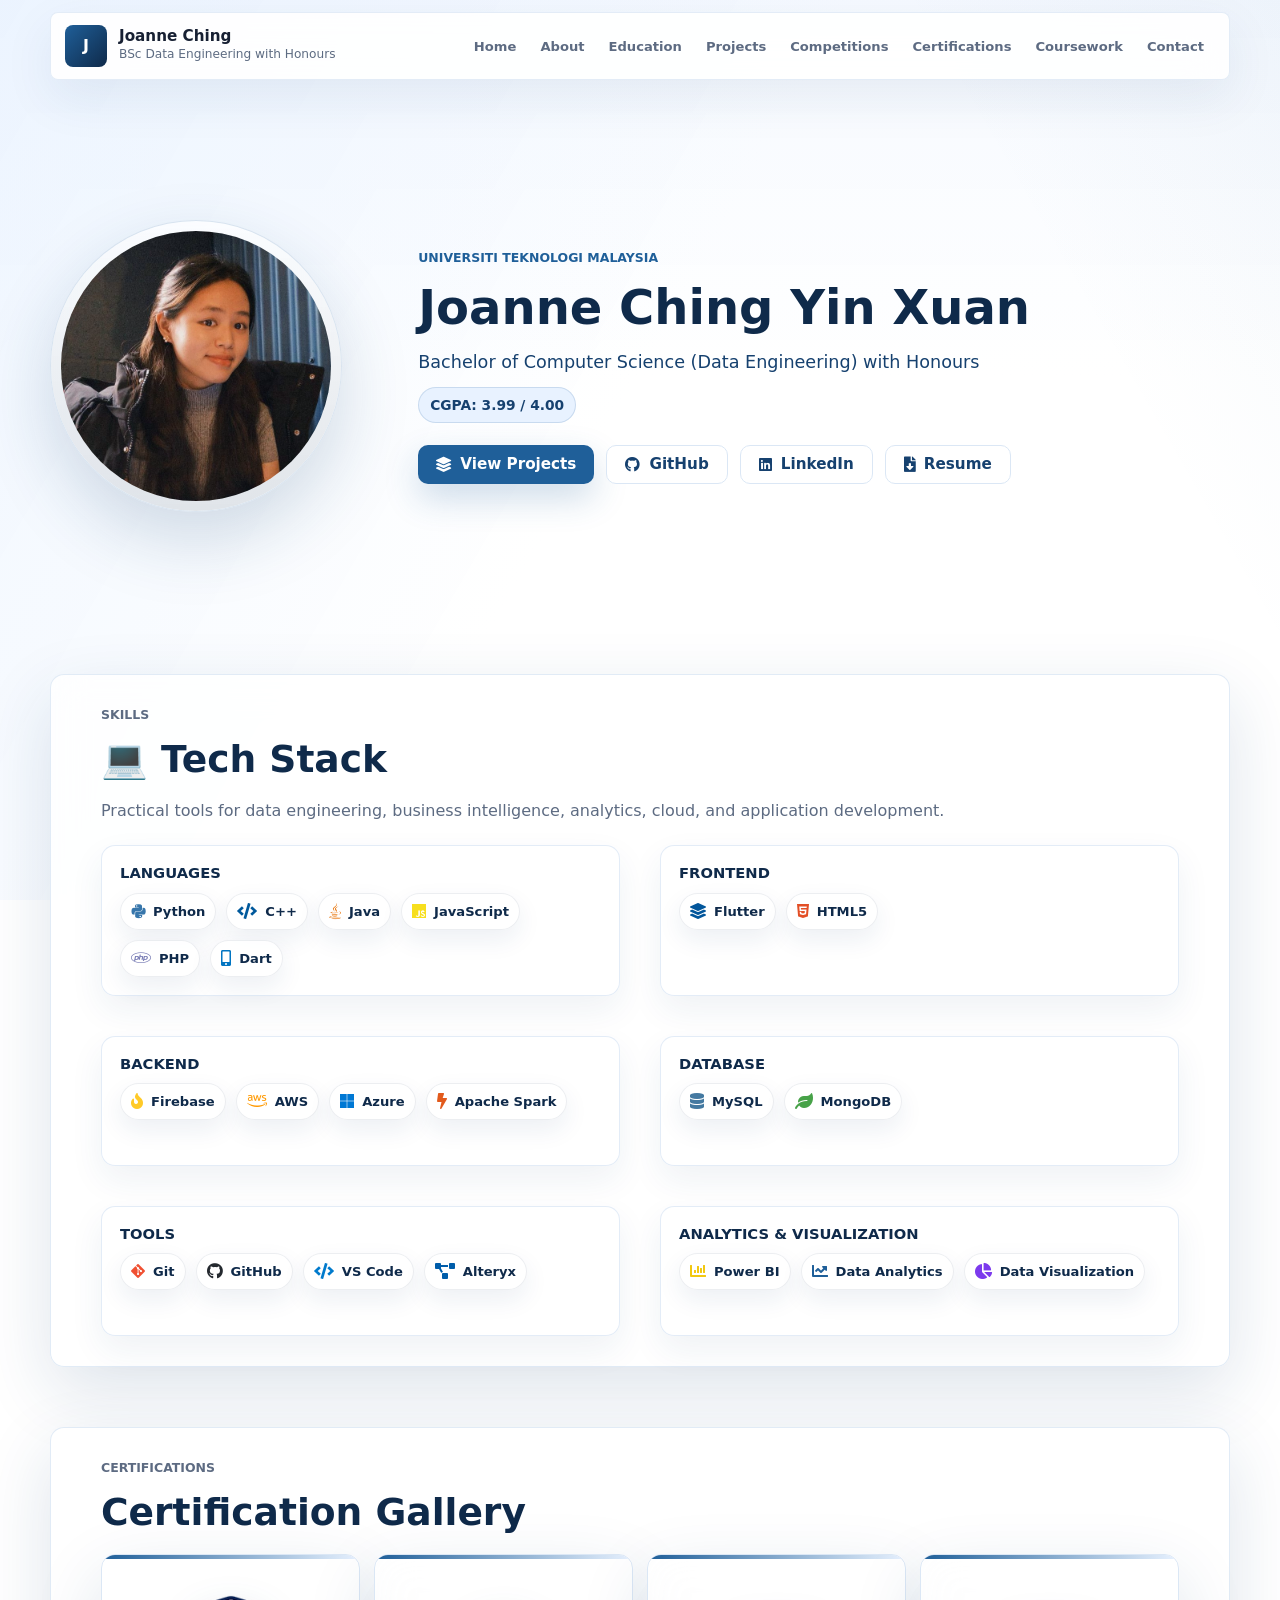
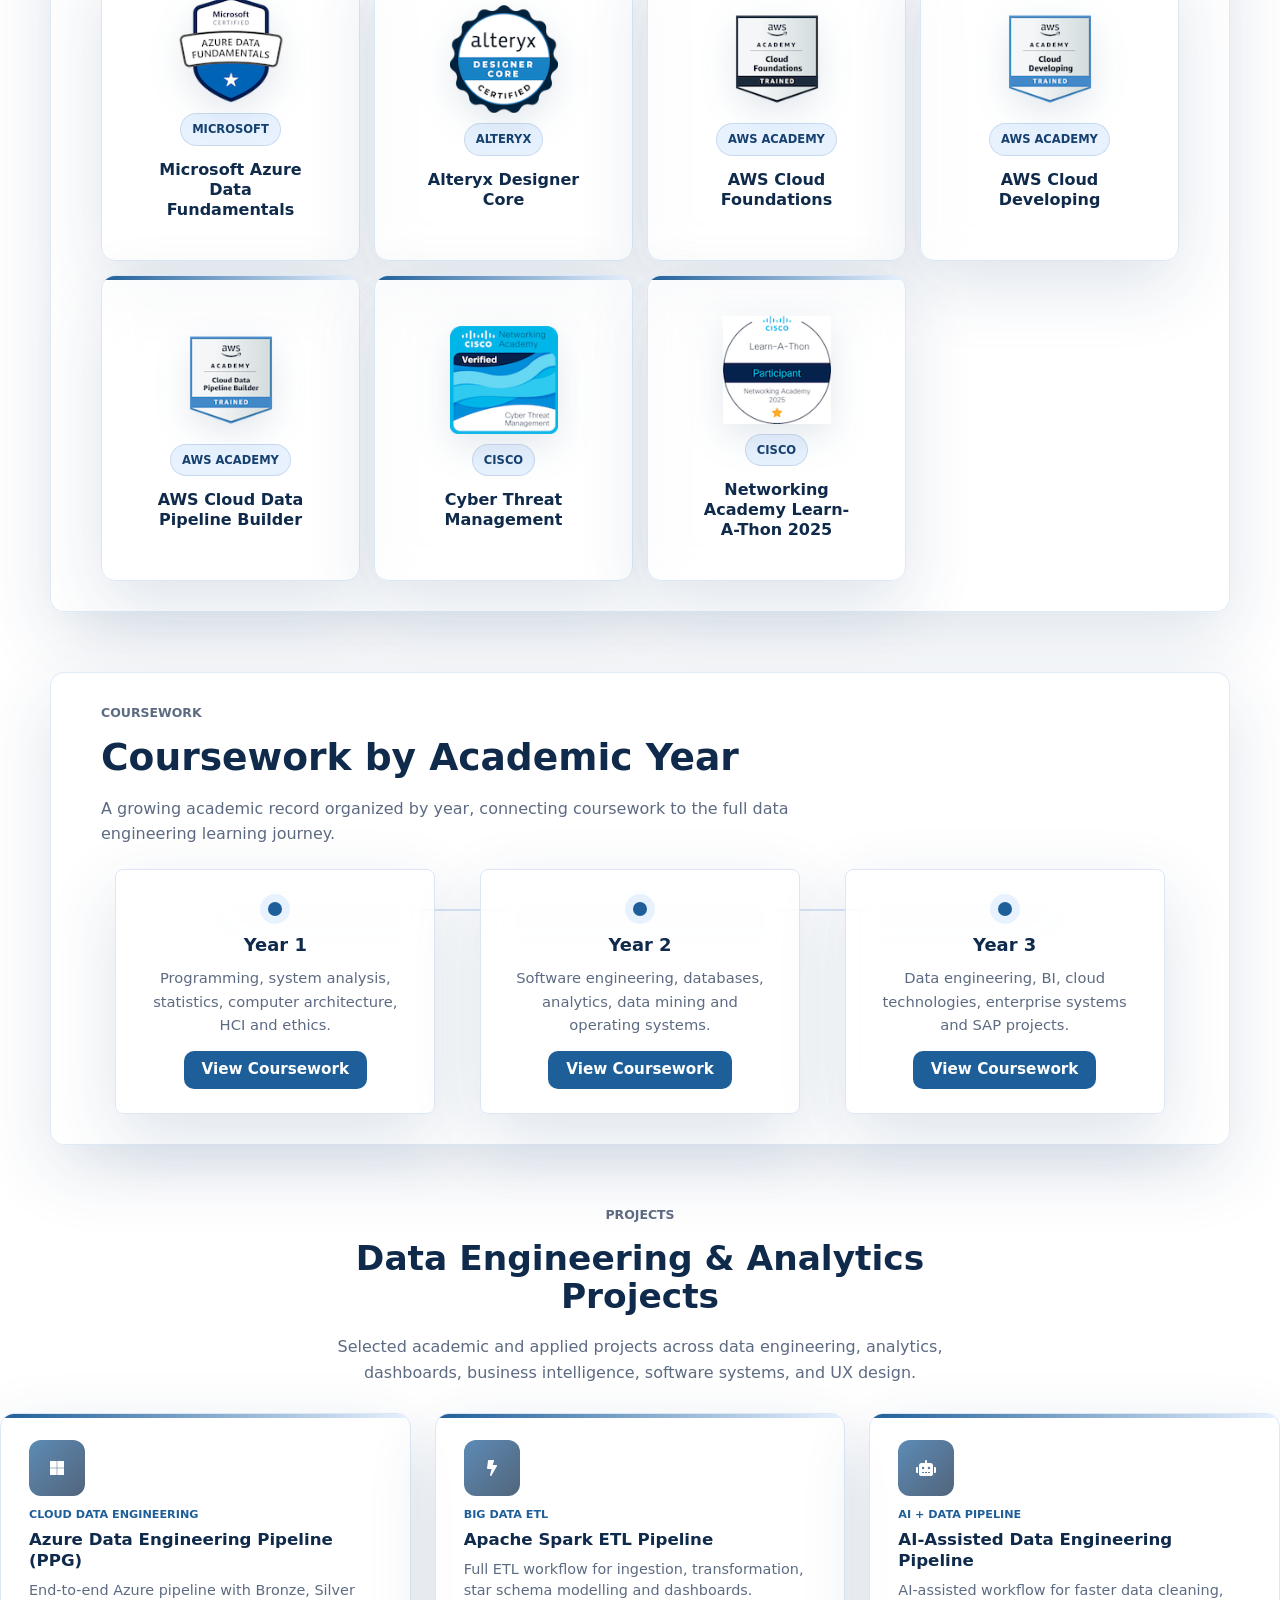
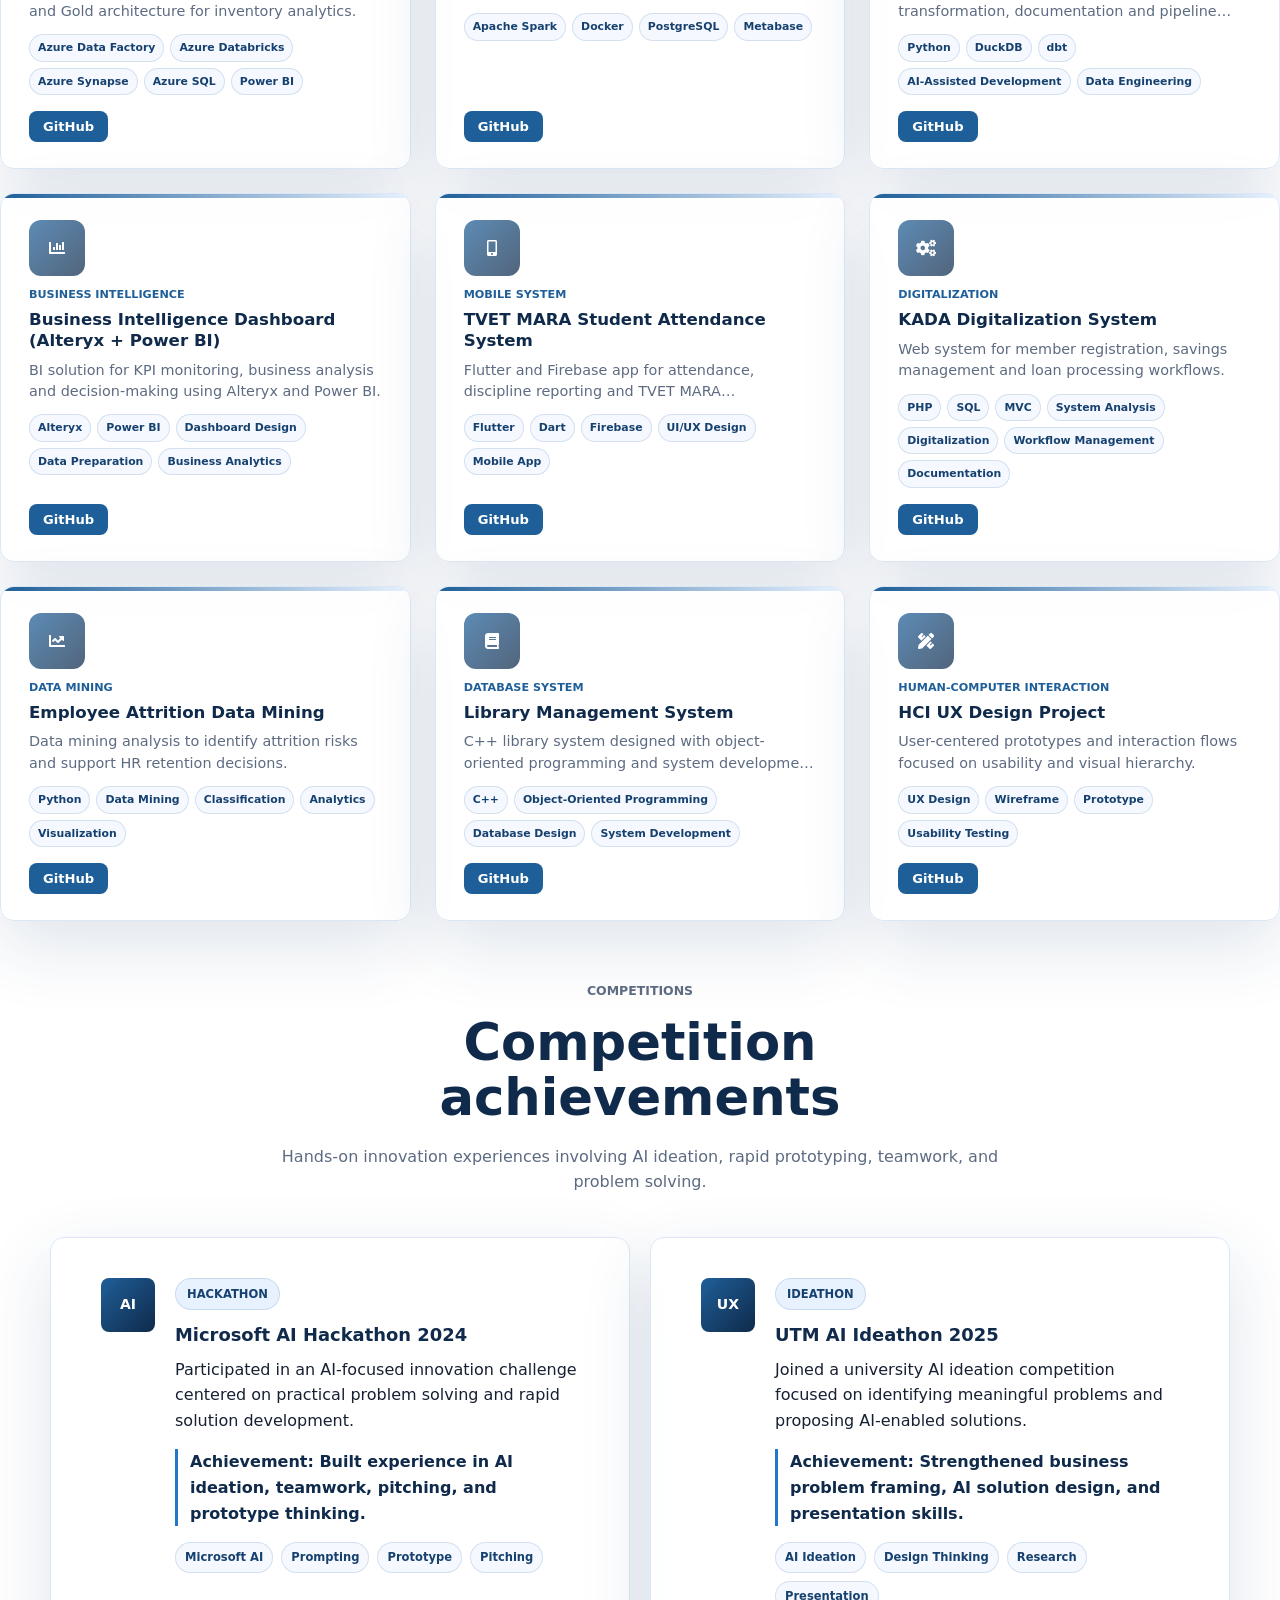
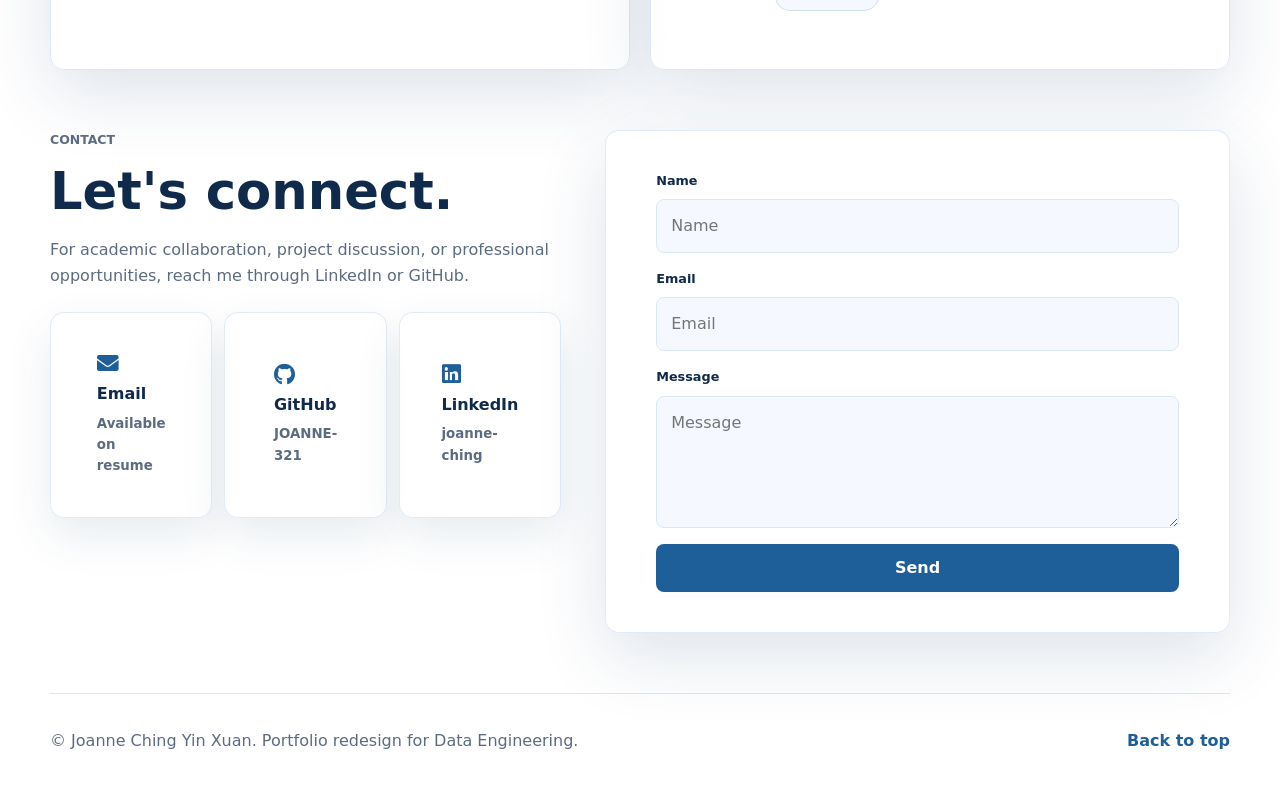
<file: index.html>
<!DOCTYPE HTML>
<html lang="en">
	<head>
		<title>Joanne Ching Yin Xuan | Data Engineering Portfolio</title>
		<meta charset="utf-8" />
		<meta name="viewport" content="width=device-width, initial-scale=1" />
		<meta
			name="description"
			content="Professional portfolio for Joanne Ching Yin Xuan, Bachelor of Computer Science (Data Engineering) with Honours student at Universiti Teknologi Malaysia."
		/>
		<link rel="stylesheet" href="assets/css/fontawesome-all.min.css" />
		<link rel="stylesheet" href="assets/css/portfolio.css" />
	</head>
	<body>
		<div class="scroll-progress" aria-hidden="true"></div>
		<header class="site-header">
			<a class="brand" href="#home" aria-label="Joanne Ching Yin Xuan home">
				<span class="brand-mark">J</span>
				<span>
					<strong>Joanne Ching</strong>
					<small>BSc Data Engineering with Honours</small>
				</span>
			</a>

			<button class="nav-toggle" type="button" aria-label="Open navigation" aria-expanded="false">
				<span></span>
				<span></span>
				<span></span>
			</button>

			<nav class="site-nav" aria-label="Primary navigation">
				<a href="#home">Home</a>
				<a href="#about">About</a>
				<a href="#education">Education</a>
				<a href="#projects">Projects</a>
				<a href="#competitions">Competitions</a>
				<a href="#certifications">Certifications</a>
				<a href="#education">Coursework</a>
				<a href="#contact">Contact</a>
			</nav>
		</header>

		<main>
			<section id="home" class="hero section">
				<div class="hero-photo reveal">
					<img src="assets/images/profile/joanne-ching.jpg" alt="Portrait of Joanne Ching Yin Xuan" />
				</div>
				<div class="hero-content reveal">
					<p class="eyebrow">Universiti Teknologi Malaysia</p>
					<h1>Joanne Ching Yin Xuan</h1>
					<p class="hero-copy">
						Bachelor of Computer Science (Data Engineering) with Honours
					</p>
					<p class="hero-meta">CGPA: 3.99 / 4.00</p>
					<div class="hero-actions">
						<a class="button primary" href="#projects"><i class="fas fa-layer-group"></i>View Projects</a>
						<a class="button secondary" href="https://github.com/JOANNE-321/JOANNE-321"><i class="fab fa-github"></i>GitHub</a>
						<a class="button secondary" href="https://www.linkedin.com/in/joanne-ching-972b8b269/"><i class="fab fa-linkedin"></i>LinkedIn</a>
						<a class="button secondary" href="assets/files/JOANNE-CHING-RESUME.pdf" download><i class="fas fa-file-download"></i>Resume</a>
					</div>
				</div>
			</section>

			<section id="about" class="section panel-section standalone-section reveal">
					<div class="section-heading compact">
						<p class="eyebrow">Skills</p>
						<h2>💻 Tech Stack</h2>
						<p>Practical tools for data engineering, business intelligence, analytics, cloud, and application development.</p>
					</div>
					<div class="tech-stack">
						<div class="tech-category">
							<h3>Languages</h3>
							<div class="badge-row">
								<span class="skill-badge python"><i class="fab fa-python"></i>Python</span>
								<span class="skill-badge cpp"><i class="fas fa-code"></i>C++</span>
								<span class="skill-badge java"><i class="fab fa-java"></i>Java</span>
								<span class="skill-badge js"><i class="fab fa-js"></i>JavaScript</span>
								<span class="skill-badge php"><i class="fab fa-php"></i>PHP</span>
								<span class="skill-badge dart"><i class="fas fa-mobile-alt"></i>Dart</span>
							</div>
						</div>
						<div class="tech-category">
							<h3>Frontend</h3>
							<div class="badge-row">
								<span class="skill-badge flutter"><i class="fas fa-layer-group"></i>Flutter</span>
								<span class="skill-badge html"><i class="fab fa-html5"></i>HTML5</span>
							</div>
						</div>
						<div class="tech-category">
							<h3>Backend</h3>
							<div class="badge-row">
								<span class="skill-badge firebase"><i class="fas fa-fire"></i>Firebase</span>
								<span class="skill-badge aws"><i class="fab fa-aws"></i>AWS</span>
								<span class="skill-badge azure"><i class="fab fa-microsoft"></i>Azure</span>
								<span class="skill-badge spark"><i class="fas fa-bolt"></i>Apache Spark</span>
							</div>
						</div>
						<div class="tech-category">
							<h3>Database</h3>
							<div class="badge-row">
								<span class="skill-badge mysql"><i class="fas fa-database"></i>MySQL</span>
								<span class="skill-badge mongo"><i class="fas fa-leaf"></i>MongoDB</span>
							</div>
						</div>
						<div class="tech-category">
							<h3>Tools</h3>
							<div class="badge-row">
								<span class="skill-badge git"><i class="fab fa-git-alt"></i>Git</span>
								<span class="skill-badge github"><i class="fab fa-github"></i>GitHub</span>
								<span class="skill-badge vscode"><i class="fas fa-code"></i>VS Code</span>
								<span class="skill-badge alteryx"><i class="fas fa-project-diagram"></i>Alteryx</span>
							</div>
						</div>
						<div class="tech-category">
							<h3>Analytics & Visualization</h3>
							<div class="badge-row">
								<span class="skill-badge powerbi"><i class="fas fa-chart-bar"></i>Power BI</span>
								<span class="skill-badge analytics"><i class="fas fa-chart-line"></i>Data Analytics</span>
								<span class="skill-badge visualization"><i class="fas fa-chart-pie"></i>Data Visualization</span>
							</div>
						</div>
					</div>
			</section>

			<section id="certifications" class="section panel-section standalone-section reveal">
					<div class="section-heading compact">
						<p class="eyebrow">Certifications</p>
						<h2>Certification Gallery</h2>
					</div>
					<div class="cert-grid premium-cert-grid">
						<article class="cert-card reveal">
							<a class="cert-link" href="https://www.credly.com/" aria-label="Open Microsoft Azure Data Fundamentals credential">
								<img src="assets/images/badges/microsoft-certified-azure-data-fundamentals.png" alt="Microsoft Azure Data Fundamentals badge" />
								<span class="badge">Microsoft</span>
								<h3>Microsoft Azure Data Fundamentals</h3>
							</a>
						</article>
						<article class="cert-card reveal">
							<a class="cert-link" href="https://www.credly.com/" aria-label="Open Alteryx Designer Core credential">
								<img src="assets/images/badges/alteryx-designer-core-certification.png" alt="Alteryx Designer Core badge" />
								<span class="badge">Alteryx</span>
								<h3>Alteryx Designer Core</h3>
							</a>
						</article>
						<article class="cert-card reveal">
							<a class="cert-link" href="https://www.credly.com/" aria-label="Open AWS Cloud Foundations credential">
								<img src="assets/images/badges/aws-cloud-foundations.png" alt="AWS Academy Cloud Foundations badge" />
								<span class="badge">AWS Academy</span>
								<h3>AWS Cloud Foundations</h3>
							</a>
						</article>
						<article class="cert-card reveal">
							<a class="cert-link" href="https://www.credly.com/" aria-label="Open AWS Cloud Developing credential">
								<img src="assets/images/badges/aws-cloud-developing.png" alt="AWS Academy Cloud Developing badge" />
								<span class="badge">AWS Academy</span>
								<h3>AWS Cloud Developing</h3>
							</a>
						</article>
						<article class="cert-card reveal">
							<a class="cert-link" href="https://www.credly.com/" aria-label="Open AWS Cloud Data Pipeline Builder credential">
								<img src="assets/images/badges/aws-cloud-data-pipeline-builder.png" alt="AWS Academy Cloud Data Pipeline Builder badge" />
								<span class="badge">AWS Academy</span>
								<h3>AWS Cloud Data Pipeline Builder</h3>
							</a>
						</article>
						<article class="cert-card reveal">
							<a class="cert-link" href="https://www.credly.com/" aria-label="Open Cisco Cyber Threat Management credential">
								<img src="assets/images/badges/cisco-cyber-threat-management.png" alt="Cisco Cyber Threat Management badge" />
								<span class="badge">Cisco</span>
								<h3>Cyber Threat Management</h3>
							</a>
						</article>
						<article class="cert-card reveal">
							<a class="cert-link" href="https://www.credly.com/" aria-label="Open Cisco Learn-A-Thon 2025 credential">
								<img src="assets/images/badges/cisco-learn-a-thon-2025.png" alt="Cisco Learn-A-Thon 2025 badge" />
								<span class="badge">Cisco</span>
								<h3>Networking Academy Learn-A-Thon 2025</h3>
							</a>
						</article>
					</div>
			</section>

			<section id="education" class="section panel-section standalone-section reveal">
					<div class="section-heading compact">
						<p class="eyebrow">Coursework</p>
						<h2>Coursework by Academic Year</h2>
						<p>A growing academic record organized by year, connecting coursework to the full data engineering learning journey.</p>
					</div>
					<div class="timeline education-timeline coursework-timeline">
						<article class="timeline-card">
							<span class="timeline-dot"></span>
							<div class="timeline-details">
								<h3>Year 1</h3>
								<p>Programming, system analysis, statistics, computer architecture, HCI and ethics.</p>
								<a class="card-button" href="https://github.com/JOANNE-321/UTM_CourseWork/tree/main/Year%201">View Coursework</a>
							</div>
						</article>
						<article class="timeline-card">
							<span class="timeline-dot"></span>
							<div class="timeline-details">
								<h3>Year 2</h3>
								<p>Software engineering, databases, analytics, data mining and operating systems.</p>
								<a class="card-button" href="https://github.com/JOANNE-321/UTM_CourseWork/tree/main/Year%202">View Coursework</a>
							</div>
						</article>
						<article class="timeline-card">
							<span class="timeline-dot"></span>
							<div class="timeline-details">
								<h3>Year 3</h3>
								<p>Data engineering, BI, cloud technologies, enterprise systems and SAP projects.</p>
								<a class="card-button" href="https://github.com/JOANNE-321/UTM_CourseWork/tree/main/Year%203">View Coursework</a>
							</div>
						</article>
					</div>
			</section>

			<section id="projects" class="section soft-band">
				<div class="section-heading centered reveal">
					<p class="eyebrow">PROJECTS</p>
					<h2>Data Engineering &amp; Analytics Projects</h2>
					<p>Selected academic and applied projects across data engineering, analytics, dashboards, business intelligence, software systems, and UX design.</p>
				</div>
				<div class="project-grid">
					<article class="project-card reveal">
						<div class="project-visual"><i class="fab fa-microsoft"></i></div>
						<span class="project-label">Cloud Data Engineering</span>
						<h3>Azure Data Engineering Pipeline (PPG)</h3>
						<p>End-to-end Azure pipeline with Bronze, Silver and Gold architecture for inventory analytics.</p>
						<ul class="tech-list">
							<li>Azure Data Factory</li>
							<li>Azure Databricks</li>
							<li>Azure Synapse</li>
							<li>Azure SQL</li>
							<li>Power BI</li>
						</ul>
						<a class="card-button" href="https://github.com/JOANNE-321/UTM_CourseWork/tree/main/Year%203/SEM%202/Special%20Topic%20in%20Data%20Engineering/PPG%20PROJECT">GitHub</a>
					</article>
					<article class="project-card reveal">
						<div class="project-visual"><i class="fas fa-bolt"></i></div>
						<span class="project-label">Big Data ETL</span>
						<h3>Apache Spark ETL Pipeline</h3>
						<p>Full ETL workflow for ingestion, transformation, star schema modelling and dashboards.</p>
						<ul class="tech-list">
							<li>Apache Spark</li>
							<li>Docker</li>
							<li>PostgreSQL</li>
							<li>Metabase</li>
						</ul>
						<a class="card-button" href="https://github.com/JOANNE-321/UTM_CourseWork/tree/main/Year%203/SEM%202/Special%20Topic%20in%20Data%20Engineering/TUTORIAL/Tutorial%202%20Apache">GitHub</a>
					</article>
					<article class="project-card reveal">
						<div class="project-visual"><i class="fas fa-robot"></i></div>
						<span class="project-label">AI + Data Pipeline</span>
						<h3>AI-Assisted Data Engineering Pipeline</h3>
						<p>AI-assisted workflow for faster data cleaning, transformation, documentation and pipeline delivery.</p>
						<ul class="tech-list">
							<li>Python</li>
							<li>DuckDB</li>
							<li>dbt</li>
							<li>AI-Assisted Development</li>
							<li>Data Engineering</li>
						</ul>
						<a class="card-button" href="https://github.com/JOANNE-321/UTM_CourseWork/tree/main/Year%203/SEM%202/Special%20Topic%20in%20Data%20Engineering/TUTORIAL/Tutorial%204%20Claude%20to%20Pipeline">GitHub</a>
					</article>
					<article class="project-card reveal">
						<div class="project-visual"><i class="fas fa-chart-bar"></i></div>
						<span class="project-label">Business Intelligence</span>
						<h3>Business Intelligence Dashboard (Alteryx + Power BI)</h3>
						<p>BI solution for KPI monitoring, business analysis and decision-making using Alteryx and Power BI.</p>
						<ul class="tech-list">
							<li>Alteryx</li>
							<li>Power BI</li>
							<li>Dashboard Design</li>
							<li>Data Preparation</li>
							<li>Business Analytics</li>
						</ul>
						<a class="card-button" href="https://github.com/JOANNE-321/UTM_CourseWork/tree/main/Year%203/SEM%202/Business%20Intelligence">GitHub</a>
					</article>
					<article class="project-card reveal">
						<div class="project-visual"><i class="fas fa-mobile-alt"></i></div>
						<span class="project-label">Mobile System</span>
						<h3>TVET MARA Student Attendance System</h3>
						<p>Flutter and Firebase app for attendance, discipline reporting and TVET MARA administration.</p>
						<ul class="tech-list">
							<li>Flutter</li>
							<li>Dart</li>
							<li>Firebase</li>
							<li>UI/UX Design</li>
							<li>Mobile App</li>
						</ul>
						<a class="card-button" href="https://github.com/lauyankai/tvetmara">GitHub</a>
					</article>
					<article class="project-card reveal">
						<div class="project-visual"><i class="fas fa-cogs"></i></div>
						<span class="project-label">Digitalization</span>
						<h3>KADA Digitalization System</h3>
						<p>Web system for member registration, savings management and loan processing workflows.</p>
						<ul class="tech-list">
							<li>PHP</li>
							<li>SQL</li>
							<li>MVC</li>
							<li>System Analysis</li>
							<li>Digitalization</li>
							<li>Workflow Management</li>
							<li>Documentation</li>
						</ul>
						<a class="card-button" href="https://github.com/Elijah0413/KADA">GitHub</a>
					</article>
					<article class="project-card reveal">
						<div class="project-visual"><i class="fas fa-chart-line"></i></div>
						<span class="project-label">Data Mining</span>
						<h3>Employee Attrition Data Mining</h3>
						<p>Data mining analysis to identify attrition risks and support HR retention decisions.</p>
						<ul class="tech-list">
							<li>Python</li>
							<li>Data Mining</li>
							<li>Classification</li>
							<li>Analytics</li>
							<li>Visualization</li>
						</ul>
						<a class="card-button" href="https://github.com/JOANNE-321/UTM_CourseWork/tree/main/Year%202/SEM%202/Data%20Mining/PROJECT">GitHub</a>
					</article>
					<article class="project-card reveal">
						<div class="project-visual"><i class="fas fa-book"></i></div>
						<span class="project-label">Database System</span>
						<h3>Library Management System</h3>
						<p>C++ library system designed with object-oriented programming and system development concepts.</p>
						<ul class="tech-list">
							<li>C++</li>
							<li>Object-Oriented Programming</li>
							<li>Database Design</li>
							<li>System Development</li>
						</ul>
						<a class="card-button" href="https://github.com/JOANNE-321/UTM_CourseWork/tree/main/Year%201/SEM%202/Programming%20Technique%202">GitHub</a>
					</article>
					<article class="project-card reveal">
						<div class="project-visual"><i class="fas fa-pencil-ruler"></i></div>
						<span class="project-label">Human-Computer Interaction</span>
						<h3>HCI UX Design Project</h3>
						<p>User-centered prototypes and interaction flows focused on usability and visual hierarchy.</p>
						<ul class="tech-list">
							<li>UX Design</li>
							<li>Wireframe</li>
							<li>Prototype</li>
							<li>Usability Testing</li>
						</ul>
						<a class="card-button" href="https://github.com/JOANNE-321/UTM_CourseWork/tree/main/Year%201/SEM%202/Human%20Computer%20Interaction/PROJECT">GitHub</a>
					</article>
				</div>
			</section>

			<section id="competitions" class="section">
				<div class="section-heading centered reveal">
					<p class="eyebrow">Competitions</p>
					<h2>Competition achievements</h2>
					<p>Hands-on innovation experiences involving AI ideation, rapid prototyping, teamwork, and problem solving.</p>
				</div>
				<div class="achievement-grid">
					<article class="achievement-card reveal">
						<div class="achievement-icon">AI</div>
						<div>
							<span class="badge">Hackathon</span>
							<h3>Microsoft AI Hackathon 2024</h3>
							<p>Participated in an AI-focused innovation challenge centered on practical problem solving and rapid solution development.</p>
							<p class="achievement-detail">Achievement: Built experience in AI ideation, teamwork, pitching, and prototype thinking.</p>
							<ul class="tech-list">
								<li>Microsoft AI</li>
								<li>Prompting</li>
								<li>Prototype</li>
								<li>Pitching</li>
							</ul>
						</div>
					</article>
					<article class="achievement-card reveal">
						<div class="achievement-icon">UX</div>
						<div>
							<span class="badge">Ideathon</span>
							<h3>UTM AI Ideathon 2025</h3>
							<p>Joined a university AI ideation competition focused on identifying meaningful problems and proposing AI-enabled solutions.</p>
							<p class="achievement-detail">Achievement: Strengthened business problem framing, AI solution design, and presentation skills.</p>
							<ul class="tech-list">
								<li>AI Ideation</li>
								<li>Design Thinking</li>
								<li>Research</li>
								<li>Presentation</li>
							</ul>
						</div>
					</article>
				</div>
			</section>

			<section id="contact" class="section contact-section">
				<div class="section-heading reveal">
					<p class="eyebrow">Contact</p>
					<h2>Let's connect.</h2>
					<p>For academic collaboration, project discussion, or professional opportunities, reach me through LinkedIn or GitHub.</p>
					<div class="contact-card reveal">
						<a href="assets/files/JOANNE-CHING-RESUME.pdf">
							<i class="fas fa-envelope"></i>
							<span>Email</span>
							<small>Available on resume</small>
						</a>
						<a href="https://github.com/JOANNE-321/JOANNE-321">
							<i class="fab fa-github"></i>
							<span>GitHub</span>
							<small>JOANNE-321</small>
						</a>
						<a href="https://www.linkedin.com/in/joanne-ching-972b8b269/">
							<i class="fab fa-linkedin"></i>
							<span>LinkedIn</span>
							<small>joanne-ching</small>
						</a>
					</div>
				</div>
				<form class="contact-form reveal" method="post" action="#">
					<label>
						<span>Name</span>
						<input type="text" name="name" id="name" placeholder="Name" />
					</label>
					<label>
						<span>Email</span>
						<input type="email" name="email" id="email" placeholder="Email" />
					</label>
					<label>
						<span>Message</span>
						<textarea name="message" id="message" placeholder="Message"></textarea>
					</label>
					<button type="submit">Send</button>
				</form>
			</section>
		</main>

		<footer class="site-footer">
			<p>&copy; Joanne Ching Yin Xuan. Portfolio redesign for Data Engineering.</p>
			<a href="#home">Back to top</a>
		</footer>

		<script>
			const progressBar = document.querySelector('.scroll-progress');
			const navToggle = document.querySelector('.nav-toggle');
			const siteNav = document.querySelector('.site-nav');

			const updateProgress = () => {
				const scrollable = document.documentElement.scrollHeight - window.innerHeight;
				const progress = scrollable > 0 ? (window.scrollY / scrollable) * 100 : 0;
				progressBar.style.width = `${progress}%`;
			};

			window.addEventListener('scroll', updateProgress, { passive: true });
			updateProgress();

			navToggle.addEventListener('click', () => {
				const isOpen = siteNav.classList.toggle('is-open');
				navToggle.setAttribute('aria-expanded', String(isOpen));
			});

			siteNav.querySelectorAll('a').forEach((link) => {
				link.addEventListener('click', () => {
					siteNav.classList.remove('is-open');
					navToggle.setAttribute('aria-expanded', 'false');
				});
			});

			const observer = new IntersectionObserver(
				(entries) => {
					entries.forEach((entry) => {
						if (entry.isIntersecting) {
							entry.target.classList.add('is-visible');
						}
					});
				},
				{ threshold: 0.15 }
			);

			document.querySelectorAll('.reveal').forEach((element) => observer.observe(element));

		</script>
	</body>
</html>
</file>
<file: assets/css/portfolio.css>
:root {
	--blue-900: #0f2a4a;
	--blue-800: #16416f;
	--blue-700: #1f5f99;
	--blue-600: #2377c8;
	--blue-100: #e8f2ff;
	--blue-50: #f5f9ff;
	--ink: #172033;
	--muted: #5d6b82;
	--line: #dbe7f5;
	--white: #ffffff;
	--shadow: 0 24px 70px rgba(22, 65, 111, 0.14);
	--radius: 8px;
	--max-width: 1180px;
}

* {
	box-sizing: border-box;
}

html {
	scroll-behavior: smooth;
}

body {
	margin: 0;
	color: var(--ink);
	background: var(--white);
	font-family: Inter, ui-sans-serif, system-ui, -apple-system, BlinkMacSystemFont, "Segoe UI", sans-serif;
	line-height: 1.6;
}

body::before {
	position: fixed;
	inset: 0;
	z-index: -1;
	content: "";
	background:
		linear-gradient(180deg, rgba(245, 249, 255, 0.98), rgba(255, 255, 255, 0.96) 38%),
		linear-gradient(135deg, rgba(232, 242, 255, 0.62), rgba(255, 255, 255, 0) 34%);
}

a {
	color: inherit;
	text-decoration: none;
}

img {
	display: block;
	max-width: 100%;
}

.site-header {
	position: sticky;
	top: 0;
	z-index: 20;
	display: flex;
	align-items: center;
	justify-content: space-between;
	gap: 24px;
	width: min(100% - 32px, var(--max-width));
	margin: 16px auto 0;
	padding: 12px 14px;
	border: 1px solid rgba(219, 231, 245, 0.78);
	border-radius: var(--radius);
	background: rgba(255, 255, 255, 0.9);
	box-shadow: 0 18px 50px rgba(22, 65, 111, 0.08);
	backdrop-filter: blur(18px);
}

.brand {
	display: inline-flex;
	align-items: center;
	gap: 12px;
	min-width: max-content;
}

.brand-mark {
	display: grid;
	width: 42px;
	height: 42px;
	place-items: center;
	border-radius: var(--radius);
	color: var(--white);
	background: linear-gradient(135deg, var(--blue-700), var(--blue-900));
	font-weight: 800;
}

.brand strong,
.brand small {
	display: block;
}

.brand strong {
	font-size: 0.95rem;
	line-height: 1.15;
}

.brand small {
	color: var(--muted);
	font-size: 0.76rem;
}

.site-nav {
	display: flex;
	align-items: center;
	justify-content: flex-end;
	gap: 2px;
}

.site-nav a {
	border-radius: 999px;
	padding: 9px 11px;
	color: var(--muted);
	font-size: 0.82rem;
	font-weight: 700;
	transition: color 180ms ease, background 180ms ease;
}

.site-nav a:hover {
	color: var(--blue-800);
	background: var(--blue-100);
}

.nav-toggle {
	display: none;
	width: 44px;
	height: 44px;
	border: 1px solid var(--line);
	border-radius: var(--radius);
	background: var(--white);
}

.nav-toggle span {
	display: block;
	width: 20px;
	height: 2px;
	margin: 4px auto;
	border-radius: 999px;
	background: var(--blue-900);
}

.section {
	width: min(100% - 32px, var(--max-width));
	margin: 0 auto;
	padding: 68px 0;
	scroll-margin-top: 110px;
}

.hero {
	display: grid;
	grid-template-columns: minmax(260px, 0.58fr) minmax(0, 1fr);
	align-items: center;
	gap: clamp(28px, 5vw, 64px);
	min-height: calc(86vh - 90px);
	padding-top: 52px;
}

.hero-content {
	animation: heroEnter 760ms ease both;
}

.hero-photo {
	position: relative;
	overflow: hidden;
	border: 1px solid rgba(31, 95, 153, 0.16);
	border-radius: 18px;
	box-shadow: 0 28px 70px rgba(22, 65, 111, 0.18);
	animation: heroEnter 760ms ease 80ms both;
}

.hero-photo::after {
	position: absolute;
	inset: 0;
	content: "";
	background: linear-gradient(180deg, rgba(15, 42, 74, 0), rgba(15, 42, 74, 0.12));
	pointer-events: none;
}

.hero-photo img {
	width: 100%;
	aspect-ratio: 4 / 5;
	object-fit: cover;
}

.eyebrow {
	margin: 0 0 14px;
	color: var(--blue-700);
	font-size: 0.78rem;
	font-weight: 800;
	letter-spacing: 0;
	text-transform: uppercase;
}

h1,
h2,
h3,
p {
	margin-top: 0;
}

h1 {
	max-width: 780px;
	margin-bottom: 22px;
	color: var(--blue-900);
	font-size: clamp(2.4rem, 6vw, 5.6rem);
	line-height: 0.98;
	letter-spacing: 0;
}

h2 {
	margin-bottom: 18px;
	color: var(--blue-900);
	font-size: clamp(1.9rem, 4vw, 3.4rem);
	line-height: 1.08;
	letter-spacing: 0;
}

h3 {
	margin-bottom: 10px;
	color: var(--blue-900);
	font-size: 1.12rem;
	line-height: 1.25;
	letter-spacing: 0;
}

.hero-copy,
.section-heading p,
.section-body p,
.project-card p,
.course-card p,
.cert-card p,
.info-card p,
.timeline p {
	color: var(--muted);
}

.hero-copy {
	max-width: 700px;
	margin-bottom: 12px;
	color: var(--blue-800);
	font-size: clamp(1.15rem, 2vw, 1.55rem);
	font-weight: 800;
}

.hero-tagline {
	max-width: 720px;
	margin-bottom: 32px;
	color: var(--muted);
	font-size: 1.04rem;
}

.hero-meta {
	width: fit-content;
	margin-bottom: 28px;
	border: 1px solid rgba(31, 95, 153, 0.16);
	border-radius: 999px;
	padding: 8px 13px;
	color: var(--blue-800);
	background: var(--blue-100);
	font-weight: 900;
}

.hero-actions,
.contact-card {
	display: flex;
	flex-wrap: wrap;
	gap: 12px;
}

.button,
.contact-card a,
.project-card a,
.course-card a,
.site-footer a {
	display: inline-flex;
	align-items: center;
	justify-content: center;
	border-radius: var(--radius);
	font-weight: 800;
	transition: transform 180ms ease, box-shadow 180ms ease, background 180ms ease;
}

.button {
	min-height: 48px;
	padding: 0 20px;
}

.button.primary {
	color: var(--white);
	background: var(--blue-700);
	box-shadow: 0 14px 34px rgba(31, 95, 153, 0.22);
}

.button.secondary {
	border: 1px solid var(--line);
	color: var(--blue-800);
	background: var(--white);
}

.button:hover,
.contact-card a:hover,
.project-card a:hover,
.course-card a:hover {
	transform: translateY(-2px);
}

.button.primary:hover {
	background: var(--blue-800);
}

.button.secondary:hover {
	box-shadow: 0 12px 26px rgba(22, 65, 111, 0.1);
}

.hero-panel {
	position: relative;
}

.profile-card,
.info-card,
.project-card,
.cert-card,
.course-card,
.timeline article {
	border: 1px solid var(--line);
	border-radius: var(--radius);
	background: rgba(255, 255, 255, 0.9);
	box-shadow: var(--shadow);
}

.profile-card {
	padding: 34px;
	animation: cardFloat 6s ease-in-out infinite;
}

.avatar {
	display: grid;
	width: 84px;
	height: 84px;
	margin-bottom: 26px;
	place-items: center;
	border-radius: var(--radius);
	color: var(--white);
	background: linear-gradient(135deg, var(--blue-600), var(--blue-900));
	font-size: 1.7rem;
	font-weight: 900;
}

.avatar.large {
	width: 104px;
	height: 104px;
	font-size: 2rem;
}

.stat-grid {
	display: grid;
	grid-template-columns: repeat(3, 1fr);
	gap: 12px;
	margin-top: 28px;
}

.stat-grid div {
	padding: 14px;
	border-radius: var(--radius);
	background: var(--blue-50);
}

.stat-grid strong,
.stat-grid span {
	display: block;
}

.stat-grid strong {
	color: var(--blue-900);
}

.stat-grid span {
	color: var(--muted);
	font-size: 0.78rem;
}

.split-section {
	display: grid;
	grid-template-columns: 0.9fr 1.1fr;
	gap: 64px;
	align-items: start;
}

.section-heading.centered {
	max-width: 760px;
	margin: 0 auto 42px;
	text-align: center;
}

.section-body {
	font-size: 1.03rem;
}

.about-section {
	display: grid;
	grid-template-columns: minmax(280px, 0.78fr) minmax(0, 1.22fr);
	gap: 34px;
	align-items: start;
}

.about-profile {
	display: grid;
	place-items: center;
}

.photo-placeholder {
	position: relative;
	display: grid;
	width: min(100%, 360px);
	aspect-ratio: 4 / 5;
	place-items: center;
	overflow: hidden;
	border: 1px solid rgba(31, 95, 153, 0.18);
	border-radius: 12px;
	background:
		linear-gradient(135deg, rgba(31, 95, 153, 0.18), rgba(232, 242, 255, 0.42)),
		linear-gradient(180deg, var(--white), var(--blue-50));
	box-shadow: var(--shadow);
}

.photo-placeholder::before {
	position: absolute;
	width: 146px;
	height: 146px;
	content: "";
	border-radius: 50%;
	background: linear-gradient(135deg, var(--blue-600), var(--blue-900));
	opacity: 0.92;
	transform: translateY(-54px);
}

.photo-placeholder::after {
	position: absolute;
	bottom: 0;
	width: 82%;
	height: 46%;
	content: "";
	border-radius: 50% 50% 0 0;
	background: rgba(15, 42, 74, 0.12);
}

.photo-placeholder span {
	position: relative;
	z-index: 1;
	align-self: end;
	margin-bottom: 30px;
	border-radius: 999px;
	padding: 8px 14px;
	color: var(--blue-800);
	background: rgba(255, 255, 255, 0.82);
	font-size: 0.82rem;
	font-weight: 800;
}

.about-card-grid {
	display: grid;
	grid-template-columns: repeat(2, 1fr);
	gap: 18px;
	margin-top: 28px;
}

.about-card {
	min-height: 220px;
	padding: 24px;
	border: 1px solid var(--line);
	border-radius: var(--radius);
	background: var(--white);
	box-shadow: 0 16px 44px rgba(22, 65, 111, 0.08);
	transition: transform 180ms ease, box-shadow 180ms ease, border-color 180ms ease;
}

.about-card:hover {
	transform: translateY(-4px);
	border-color: rgba(35, 119, 200, 0.38);
	box-shadow: 0 22px 54px rgba(22, 65, 111, 0.13);
}

.about-card span {
	display: inline-grid;
	width: 36px;
	height: 36px;
	margin-bottom: 20px;
	place-items: center;
	border-radius: var(--radius);
	color: var(--blue-800);
	background: var(--blue-100);
	font-size: 0.82rem;
	font-weight: 900;
}

.about-card p {
	margin-bottom: 0;
	color: var(--muted);
}

.tech-stack {
	border: 1px solid var(--line);
	border-radius: 12px;
	padding: 28px;
	background: rgba(255, 255, 255, 0.92);
	box-shadow: var(--shadow);
}

.tech-heading h2 {
	margin-bottom: 22px;
	font-size: clamp(1.8rem, 3vw, 2.45rem);
}

.tech-category + .tech-category {
	margin-top: 22px;
}

.tech-category h3 {
	margin-bottom: 12px;
	font-size: 0.92rem;
	text-transform: uppercase;
	color: var(--blue-900);
}

.badge-row {
	display: flex;
	flex-wrap: wrap;
	gap: 10px;
}

.skill-badge {
	display: inline-flex;
	align-items: center;
	gap: 8px;
	border: 1px solid rgba(15, 42, 74, 0.08);
	border-radius: 999px;
	padding: 8px 12px;
	color: var(--blue-900);
	background: var(--white);
	font-size: 0.86rem;
	font-weight: 900;
	box-shadow: 0 10px 24px rgba(22, 65, 111, 0.08);
	transition: transform 180ms ease, box-shadow 180ms ease;
}

.skill-badge:hover {
	transform: translateY(-2px);
	box-shadow: 0 16px 32px rgba(22, 65, 111, 0.12);
}

.skill-badge i {
	font-size: 1rem;
}

.python i { color: #3776ab; }
.cpp i { color: #00599c; }
.java i { color: #e76f00; }
.js i { color: #f7df1e; }
.php i { color: #777bb4; }
.dart i { color: #0175c2; }
.flutter i { color: #02569b; }
.html i { color: #e34f26; }
.firebase i { color: #ffca28; }
.aws i { color: #ff9900; }
.azure i { color: #0078d4; }
.spark i { color: #e25a1c; }
.mysql i { color: #4479a1; }
.mongo i { color: #47a248; }
.git i { color: #f05032; }
.github i { color: #24292f; }
.vscode i { color: #007acc; }
.alteryx i { color: #005daa; }
.powerbi i { color: #f2c811; }
.analytics i { color: #1f5f99; }
.visualization i { color: #7c3aed; }

.timeline {
	display: grid;
	gap: 18px;
	max-width: 820px;
	margin: 0 auto;
}

.timeline article {
	position: relative;
	display: grid;
	grid-template-columns: auto 1fr;
	gap: 18px;
	padding: 26px;
}

.education-timeline {
	position: relative;
	max-width: 860px;
	gap: 0;
}

.education-timeline::before {
	position: absolute;
	top: 24px;
	bottom: 24px;
	left: 32px;
	width: 2px;
	content: "";
	background: var(--line);
}

.timeline-card {
	position: relative;
	margin-bottom: 18px;
	border: 1px solid var(--line);
	border-radius: var(--radius);
	background: rgba(255, 255, 255, 0.94);
	box-shadow: var(--shadow);
	transition: border-color 180ms ease, transform 180ms ease;
}

.coursework-timeline .timeline-card {
	display: grid;
	grid-template-columns: auto 1fr;
	gap: 18px;
	padding: 24px;
}

.timeline-card:hover {
	border-color: rgba(35, 119, 200, 0.32);
	transform: translateY(-2px);
}

.timeline-card summary {
	position: relative;
	display: grid;
	grid-template-columns: auto 1fr;
	gap: 18px;
	align-items: center;
	padding: 24px 26px;
	cursor: pointer;
	list-style: none;
}

.timeline-card summary::-webkit-details-marker {
	display: none;
}

.timeline-card summary::after {
	content: "+";
	justify-self: end;
	color: var(--blue-700);
	font-size: 1.45rem;
	font-weight: 700;
	line-height: 1;
}

.timeline-card[open] summary::after {
	content: "-";
}

.timeline-card summary strong,
.timeline-card summary small {
	display: block;
}

.timeline-card summary strong {
	color: var(--blue-900);
	font-size: 1.15rem;
}

.timeline-card summary small {
	color: var(--muted);
}

.timeline-details {
	padding: 0 26px 26px 58px;
}

.coursework-timeline .timeline-details {
	padding: 0;
}

.timeline-details p:last-child {
	margin-bottom: 0;
}

.timeline-dot {
	width: 14px;
	height: 14px;
	margin-top: 6px;
	border-radius: 50%;
	background: var(--blue-700);
	box-shadow: 0 0 0 8px var(--blue-100);
}

.meta,
.project-label {
	color: var(--blue-700);
	font-size: 0.76rem;
	font-weight: 800;
	text-transform: uppercase;
}

.soft-band {
	width: 100%;
	max-width: none;
	padding-right: max(16px, calc((100% - var(--max-width)) / 2));
	padding-left: max(16px, calc((100% - var(--max-width)) / 2));
	background: linear-gradient(180deg, var(--blue-50), rgba(255, 255, 255, 0));
}

.project-grid,
.cert-grid,
.course-grid {
	display: grid;
	gap: 20px;
}

.project-grid {
	grid-template-columns: repeat(3, minmax(0, 1fr));
}

.cert-grid {
	grid-template-columns: repeat(4, minmax(0, 1fr));
}

.course-grid {
	grid-template-columns: repeat(2, 1fr);
}

.project-card,
.cert-card,
.info-card {
	padding: 26px;
}

.project-card {
	display: flex;
	min-height: 322px;
	flex-direction: column;
	position: relative;
	overflow: hidden;
	transition: transform 180ms ease, box-shadow 180ms ease, border-color 180ms ease;
}

.project-card::before,
.cert-card::before,
.year-card::before {
	position: absolute;
	top: 0;
	right: 0;
	left: 0;
	height: 4px;
	content: "";
	background: linear-gradient(90deg, var(--blue-700), var(--blue-100));
}

.project-card:hover,
.cert-card:hover,
.year-card:hover,
.achievement-card:hover {
	transform: translateY(-6px);
	border-color: rgba(35, 119, 200, 0.34);
	box-shadow: 0 28px 70px rgba(22, 65, 111, 0.16);
}

.tech-list {
	display: flex;
	flex-wrap: wrap;
	gap: 8px;
	margin: 18px 0 24px;
	padding: 0;
	list-style: none;
}

.tech-list li {
	border: 1px solid rgba(31, 95, 153, 0.16);
	border-radius: 999px;
	padding: 6px 10px;
	color: var(--blue-800);
	background: var(--blue-50);
	font-size: 0.76rem;
	font-weight: 800;
}

.project-card a,
.course-card a {
	width: fit-content;
	margin-top: auto;
	color: var(--blue-700);
}

.project-card a::after,
.course-card a::after {
	content: " ->";
}

.project-card .card-button::after,
.year-card .card-button::after {
	content: none;
}

.card-button {
	display: inline-flex;
	align-items: center;
	justify-content: center;
	width: fit-content;
	min-height: 42px;
	margin-top: auto;
	border-radius: var(--radius);
	padding: 0 16px;
	color: var(--white) !important;
	background: var(--blue-700);
	font-size: 0.86rem;
	font-weight: 900;
	transition: transform 180ms ease, background 180ms ease, box-shadow 180ms ease;
}

.card-button:hover {
	transform: translateY(-2px);
	background: var(--blue-800);
	box-shadow: 0 14px 28px rgba(31, 95, 153, 0.22);
}

.achievement-grid {
	display: grid;
	grid-template-columns: repeat(2, 1fr);
	gap: 20px;
}

.achievement-card {
	display: grid;
	grid-template-columns: auto 1fr;
	gap: 20px;
	padding: 28px;
	border: 1px solid var(--line);
	border-radius: var(--radius);
	background: var(--white);
	box-shadow: var(--shadow);
	transition: transform 180ms ease, box-shadow 180ms ease, border-color 180ms ease;
}

.achievement-icon {
	display: grid;
	width: 54px;
	height: 54px;
	place-items: center;
	border-radius: var(--radius);
	color: var(--white);
	background: linear-gradient(135deg, var(--blue-700), var(--blue-900));
	font-size: 0.88rem;
	font-weight: 900;
}

.badge {
	display: inline-flex;
	width: fit-content;
	margin-bottom: 14px;
	border: 1px solid rgba(31, 95, 153, 0.16);
	border-radius: 999px;
	padding: 6px 11px;
	color: var(--blue-800);
	background: var(--blue-100);
	font-size: 0.72rem;
	font-weight: 900;
	text-transform: uppercase;
}

.achievement-detail {
	border-left: 3px solid var(--blue-600);
	padding-left: 12px;
	color: var(--blue-900);
	font-weight: 700;
}

.cert-card {
	position: relative;
	display: flex;
	min-height: 260px;
	flex-direction: column;
	overflow: hidden;
	text-align: center;
	transition: transform 180ms ease, box-shadow 180ms ease, border-color 180ms ease;
}

.cert-card .cert-link {
	display: flex;
	width: 100%;
	height: 100%;
	flex-direction: column;
	align-items: center;
	gap: 12px;
	margin-top: 0;
	color: inherit;
}

.cert-card .cert-link::after {
	content: none;
}

.cert-card .cert-link img {
	width: 112px;
	height: 112px;
	object-fit: contain;
	filter: drop-shadow(0 12px 18px rgba(22, 65, 111, 0.12));
	transition: transform 180ms ease;
}

.cert-card:hover .cert-link img {
	transform: scale(1.06);
}

.cert-card .cert-link h3 {
	margin-bottom: 0;
}

.year-grid {
	display: grid;
	grid-template-columns: repeat(3, 1fr);
	gap: 20px;
}

.year-card {
	position: relative;
	display: flex;
	min-height: 300px;
	flex-direction: column;
	overflow: hidden;
	padding: 28px;
	border: 1px solid var(--line);
	border-radius: var(--radius);
	background: var(--white);
	box-shadow: var(--shadow);
	transition: transform 180ms ease, box-shadow 180ms ease, border-color 180ms ease;
}

.year-number {
	display: inline-grid;
	width: 52px;
	height: 52px;
	margin-bottom: 26px;
	place-items: center;
	border-radius: var(--radius);
	color: var(--blue-800);
	background: var(--blue-100);
	font-weight: 900;
}

.course-card {
	display: grid;
	grid-template-columns: 160px 1fr;
	gap: 22px;
	overflow: hidden;
	padding: 14px;
}

.course-card img {
	width: 100%;
	height: 100%;
	min-height: 160px;
	border-radius: var(--radius);
	object-fit: cover;
}

.course-card div {
	display: flex;
	flex-direction: column;
	padding: 10px 10px 10px 0;
}

.contact-section {
	display: grid;
	grid-template-columns: 0.9fr 1.1fr;
	gap: 44px;
	align-items: center;
}

.contact-card {
	margin-top: 26px;
	padding: 24px;
	border: 1px solid var(--line);
	border-radius: var(--radius);
	background: var(--white);
	box-shadow: var(--shadow);
}

.contact-card a {
	flex: 1;
	min-height: 48px;
	padding: 0 18px;
	color: var(--white);
	background: var(--blue-700);
}

.contact-form {
	display: grid;
	gap: 16px;
	padding: 26px;
	border: 1px solid var(--line);
	border-radius: var(--radius);
	background: var(--white);
	box-shadow: var(--shadow);
}

.contact-form label,
.contact-form span {
	display: grid;
	gap: 8px;
}

.contact-form span {
	color: var(--blue-900);
	font-size: 0.8rem;
	font-weight: 800;
}

.contact-form input,
.contact-form textarea {
	width: 100%;
	border: 1px solid var(--line);
	border-radius: var(--radius);
	padding: 13px 14px;
	color: var(--ink);
	background: var(--blue-50);
	font: inherit;
	outline: none;
	transition: border-color 180ms ease, box-shadow 180ms ease, background 180ms ease;
}

.contact-form textarea {
	min-height: 132px;
	resize: vertical;
}

.contact-form input:focus,
.contact-form textarea:focus {
	border-color: var(--blue-600);
	background: var(--white);
	box-shadow: 0 0 0 4px rgba(35, 119, 200, 0.12);
}

.contact-form button {
	min-height: 48px;
	border: 0;
	border-radius: var(--radius);
	color: var(--white);
	background: var(--blue-700);
	font: inherit;
	font-weight: 800;
	cursor: pointer;
	transition: transform 180ms ease, background 180ms ease;
}

.contact-form button:hover {
	transform: translateY(-2px);
	background: var(--blue-800);
}

.site-footer {
	display: flex;
	justify-content: space-between;
	gap: 18px;
	width: min(100% - 32px, var(--max-width));
	margin: 0 auto;
	padding: 34px 0 44px;
	border-top: 1px solid var(--line);
	color: var(--muted);
}

.site-footer p {
	margin: 0;
}

.site-footer a {
	color: var(--blue-700);
}

.reveal {
	opacity: 0;
	transform: translateY(22px);
	transition: opacity 600ms ease, transform 600ms ease;
}

.reveal.is-visible {
	opacity: 1;
	transform: translateY(0);
}

@keyframes heroEnter {
	from {
		opacity: 0;
		transform: translateY(18px);
	}

	to {
		opacity: 1;
		transform: translateY(0);
	}
}

@keyframes cardFloat {
	0%,
	100% {
		transform: translateY(0);
	}

	50% {
		transform: translateY(-8px);
	}
}

@media (prefers-reduced-motion: reduce) {
	html {
		scroll-behavior: auto;
	}

	* {
		transition: none !important;
	}

	.reveal {
		opacity: 1;
		transform: none;
	}
}

@media screen and (max-width: 1040px) {
	.site-header {
		align-items: flex-start;
	}

	.nav-toggle {
		display: block;
	}

	.site-nav {
		position: absolute;
		top: calc(100% + 10px);
		right: 0;
		left: 0;
		display: none;
		flex-direction: column;
		align-items: stretch;
		padding: 12px;
		border: 1px solid var(--line);
		border-radius: var(--radius);
		background: var(--white);
		box-shadow: var(--shadow);
	}

	.site-nav.is-open {
		display: flex;
	}

	.site-nav a {
		padding: 12px 14px;
	}

	.hero,
	.split-section,
	.about-section,
	.contact-section {
		grid-template-columns: 1fr;
	}

	.hero {
		min-height: auto;
		padding-top: 76px;
	}

	.project-grid,
	.cert-grid,
	.about-card-grid,
	.year-grid {
		grid-template-columns: repeat(2, minmax(0, 1fr));
	}

	.achievement-grid {
		grid-template-columns: 1fr;
	}

	.photo-placeholder {
		max-width: 320px;
	}
}

@media screen and (max-width: 720px) {
	.site-header {
		width: min(100% - 20px, var(--max-width));
		margin-top: 10px;
	}

	.section {
		width: min(100% - 24px, var(--max-width));
		padding: 54px 0;
	}

	.soft-band {
		width: 100%;
		padding-right: 12px;
		padding-left: 12px;
	}

	.brand small {
		display: none;
	}

	h1 {
		font-size: 2.45rem;
	}

	h2 {
		font-size: 2rem;
	}

	.profile-card,
	.about-card,
	.project-card,
	.cert-card,
	.year-card,
	.achievement-card,
	.info-card,
	.timeline article,
	.contact-card {
		padding: 22px;
	}

	.stat-grid,
	.course-grid,
	.project-grid,
	.cert-grid,
	.about-card-grid,
	.year-grid {
		grid-template-columns: 1fr;
	}

	.course-card {
		grid-template-columns: 1fr;
	}

	.course-card div {
		padding: 0;
	}

	.project-card,
	.cert-card,
	.year-card {
		min-height: auto;
	}

	.achievement-card {
		grid-template-columns: 1fr;
	}

	.education-timeline::before {
		left: 27px;
	}

	.timeline-card summary {
		grid-template-columns: auto 1fr auto;
		gap: 14px;
		padding: 22px;
	}

	.timeline-details {
		padding: 0 22px 22px;
	}

	.site-footer {
		flex-direction: column;
	}
}

/* Premium portfolio v4 refinements */
.scroll-progress {
	position: fixed;
	top: 0;
	left: 0;
	z-index: 100;
	width: 0;
	height: 3px;
	background: linear-gradient(90deg, var(--blue-600), var(--blue-900));
	box-shadow: 0 0 16px rgba(35, 119, 200, 0.4);
}

body::before {
	background:
		linear-gradient(120deg, rgba(232, 242, 255, 0.72), rgba(255, 255, 255, 0) 34%),
		linear-gradient(240deg, rgba(31, 95, 153, 0.1), rgba(255, 255, 255, 0) 38%),
		linear-gradient(180deg, rgba(245, 249, 255, 0.98), rgba(255, 255, 255, 0.96) 42%);
	background-size: 140% 140%, 150% 150%, 100% 100%;
	animation: backgroundDrift 24s ease-in-out infinite alternate;
}

.section {
	padding: 52px 0;
}

.site-header {
	margin-top: 12px;
}

.hero {
	grid-template-columns: minmax(190px, 0.36fr) minmax(0, 1fr);
	min-height: calc(78vh - 80px);
	gap: clamp(30px, 6vw, 76px);
	padding-top: 42px;
}

.hero-photo {
	width: min(100%, 292px);
	justify-self: center;
	border-radius: 50%;
	padding: 10px;
	background: rgba(255, 255, 255, 0.62);
	backdrop-filter: blur(18px);
	animation: heroFloat 6s ease-in-out infinite;
}

.hero-photo img {
	aspect-ratio: 1;
	border-radius: 50%;
}

.hero-photo::after {
	border-radius: 50%;
}

.hero-content h1 {
	max-width: 820px;
	margin-bottom: 16px;
	font-size: clamp(2.5rem, 6vw, 5.1rem);
}

.hero-copy {
	margin-bottom: 12px;
}

.hero-actions .button {
	gap: 9px;
}

.button:hover,
.card-button:hover,
.contact-card a:hover {
	transform: translateY(-3px) scale(1.03);
	box-shadow: 0 18px 42px rgba(31, 95, 153, 0.2);
}

.paired-layout {
	display: grid;
	grid-template-columns: minmax(0, 1fr) minmax(0, 1fr);
	gap: 24px;
	align-items: start;
}

.panel-section,
.tech-stack,
.stats-grid,
.contact-form {
	border: 1px solid rgba(219, 231, 245, 0.82);
	background: rgba(255, 255, 255, 0.78);
	backdrop-filter: blur(18px);
}

.panel-section {
	border-radius: 14px;
	padding: 28px;
	box-shadow: var(--shadow);
}

.section-heading.compact {
	margin-bottom: 22px;
}

.section-heading.compact h2 {
	font-size: clamp(1.65rem, 3vw, 2.35rem);
}

.section-heading.reveal,
.section-heading.centered.reveal,
.panel-section.reveal {
	transition-duration: 800ms;
}

.tech-stack {
	padding: 0;
	border: 0;
	background: transparent;
	box-shadow: none;
}

.skill-badge {
	background: rgba(255, 255, 255, 0.86);
}

.skill-badge:hover {
	transform: translateY(-3px) scale(1.05);
	box-shadow: 0 16px 34px rgba(35, 119, 200, 0.16);
}

.stats-grid {
	display: grid;
	grid-template-columns: repeat(2, minmax(0, 1fr));
	gap: 14px;
	border-radius: 14px;
	padding: 18px;
	box-shadow: var(--shadow);
}

.stat-card {
	border: 1px solid rgba(31, 95, 153, 0.12);
	border-radius: 12px;
	padding: 18px;
	background: rgba(255, 255, 255, 0.86);
	transition: transform 180ms ease, box-shadow 180ms ease;
}

.stat-card:hover {
	transform: translateY(-3px);
	box-shadow: 0 18px 40px rgba(22, 65, 111, 0.12);
}

.stat-card.wide {
	grid-column: 1 / -1;
}

.stat-label {
	display: block;
	margin-bottom: 8px;
	color: var(--muted);
	font-size: 0.78rem;
	font-weight: 800;
	text-transform: uppercase;
}

.stat-card strong {
	color: var(--blue-900);
	font-size: clamp(1.7rem, 4vw, 2.55rem);
	line-height: 1;
}

.coursework-timeline {
	overflow: hidden;
}

.coursework-timeline::before {
	transform-origin: top;
	animation: drawTimeline 1.4s ease both;
}

.timeline-dot {
	animation: timelinePulse 4s ease-in-out infinite;
}

.coursework-timeline .timeline-card {
	background: rgba(255, 255, 255, 0.78);
	backdrop-filter: blur(18px);
}

.soft-band {
	background: transparent;
}

.project-grid {
	grid-template-columns: repeat(3, minmax(0, 1fr));
	gap: 18px;
}

.project-card {
	min-height: 390px;
	border-radius: 14px;
	background: rgba(255, 255, 255, 0.86);
}

.project-visual {
	display: grid;
	height: 86px;
	margin-bottom: 20px;
	place-items: center;
	overflow: hidden;
	border-radius: 12px;
	color: var(--white);
	background: linear-gradient(135deg, var(--blue-700), var(--blue-900));
	font-size: 1.6rem;
	transition: transform 220ms ease;
}

.project-card:hover .project-visual {
	transform: scale(1.03);
}

.project-card .card-button:hover {
	box-shadow: 0 0 0 4px rgba(35, 119, 200, 0.12), 0 18px 36px rgba(31, 95, 153, 0.28);
}

.premium-cert-grid {
	grid-template-columns: repeat(2, minmax(0, 1fr));
	gap: 14px;
}

.cert-card {
	min-height: 240px;
	border-radius: 14px;
	background: rgba(255, 255, 255, 0.72);
	backdrop-filter: blur(18px);
}

.cert-card::after {
	position: absolute;
	top: -120%;
	left: -80%;
	width: 60%;
	height: 300%;
	content: "";
	background: linear-gradient(90deg, rgba(255, 255, 255, 0), rgba(255, 255, 255, 0.42), rgba(255, 255, 255, 0));
	transform: rotate(18deg);
	animation: certShine 8s ease-in-out infinite;
	pointer-events: none;
}

.cert-card .cert-link img {
	width: 132px;
	height: 132px;
}

.cert-card:hover .cert-link img {
	transform: scale(1.08);
}

.achievement-card,
.contact-card,
.contact-form {
	border-radius: 14px;
	background: rgba(255, 255, 255, 0.78);
	backdrop-filter: blur(18px);
}

.contact-section {
	align-items: stretch;
}

.contact-card {
	display: grid;
	grid-template-columns: repeat(3, minmax(0, 1fr));
	gap: 12px;
	margin-top: 24px;
	padding: 0;
	border: 0;
	background: transparent;
	box-shadow: none;
}

.contact-card a {
	display: grid;
	min-height: 122px;
	align-content: center;
	gap: 6px;
	border: 1px solid rgba(219, 231, 245, 0.82);
	border-radius: 14px;
	padding: 18px;
	color: var(--blue-900);
	background: rgba(255, 255, 255, 0.78);
	box-shadow: 0 18px 45px rgba(22, 65, 111, 0.1);
}

.contact-card i {
	color: var(--blue-700);
	font-size: 1.35rem;
}

.contact-card span {
	font-weight: 900;
}

.contact-card small {
	color: var(--muted);
	font-weight: 700;
}

@keyframes heroFloat {
	0%,
	100% {
		transform: translateY(0);
	}

	50% {
		transform: translateY(-6px);
	}
}

@keyframes drawTimeline {
	from {
		transform: scaleY(0);
	}

	to {
		transform: scaleY(1);
	}
}

@keyframes timelinePulse {
	0%,
	100% {
		box-shadow: 0 0 0 8px var(--blue-100);
	}

	50% {
		box-shadow: 0 0 0 12px rgba(35, 119, 200, 0.1);
	}
}

@keyframes certShine {
	0%,
	76% {
		transform: translateX(0) rotate(18deg);
	}

	100% {
		transform: translateX(420%) rotate(18deg);
	}
}

@keyframes backgroundDrift {
	from {
		background-position: 0% 0%, 100% 0%, 0 0;
	}

	to {
		background-position: 100% 18%, 0% 28%, 0 0;
	}
}

@media screen and (max-width: 1120px) {
	.paired-layout,
	.hero {
		grid-template-columns: 1fr;
	}

	.hero-photo {
		width: 232px;
	}

	.project-grid {
		grid-template-columns: repeat(2, minmax(0, 1fr));
	}
}

@media screen and (max-width: 720px) {
	.section {
		padding: 42px 0;
	}

	.hero {
		min-height: auto;
		text-align: left;
	}

	.hero-photo {
		width: 190px;
		justify-self: start;
	}

	.panel-section {
		padding: 22px;
	}

	.project-grid,
	.premium-cert-grid,
	.stats-grid,
	.contact-card {
		grid-template-columns: 1fr;
	}

	.project-card {
		min-height: auto;
	}
}

/* Final UI refinements */
.section {
	padding: 38px 0;
}

.hero {
	min-height: calc(64vh - 70px);
	padding-top: 28px;
	padding-bottom: 20px;
}

.hero-content h1 {
	max-width: none;
	font-size: clamp(2.6rem, 4.4vw, 3rem);
	font-weight: 800;
	line-height: 1.05;
	white-space: nowrap;
}

.standalone-section {
	width: min(100% - 32px, var(--max-width));
	margin: 0 auto;
}

#about,
#certifications,
#education {
	padding-top: 30px;
	padding-bottom: 30px;
}

#about .tech-stack {
	display: grid;
	grid-template-columns: repeat(2, minmax(0, 1fr));
	gap: 18px 24px;
}

#about .tech-category + .tech-category {
	margin-top: 0;
}

#certifications .premium-cert-grid {
	grid-template-columns: repeat(4, minmax(0, 1fr));
}

#education .section-heading {
	max-width: 760px;
}

.coursework-timeline {
	display: grid;
	grid-template-columns: repeat(3, minmax(0, 1fr));
	gap: 16px;
	max-width: none;
	margin: 0;
	overflow: visible;
}

.coursework-timeline::before {
	top: 40px;
	right: 12%;
	bottom: auto;
	left: 12%;
	width: auto;
	height: 2px;
	transform-origin: left;
	animation: drawTimelineHorizontal 1.2s ease both;
}

.coursework-timeline .timeline-card {
	grid-template-columns: 1fr;
	gap: 14px;
	min-height: 245px;
	margin-bottom: 0;
	padding: 22px;
}

.coursework-timeline .timeline-dot {
	justify-self: center;
	margin: 8px 0 4px;
}

.coursework-timeline .timeline-details {
	display: flex;
	flex-direction: column;
	height: 100%;
	text-align: center;
}

.coursework-timeline .card-button {
	align-self: center;
}

.project-grid {
	grid-template-columns: repeat(2, minmax(0, 1fr));
	gap: 18px;
}

.project-card {
	min-height: 430px;
}

.project-visual {
	width: 72px;
	height: 64px;
	margin-bottom: 14px;
	border-radius: 12px;
	opacity: 0.82;
	font-size: 1.15rem;
}

.project-card:hover .project-visual {
	transform: scale(1.04);
	opacity: 0.95;
}

@keyframes drawTimelineHorizontal {
	from {
		transform: scaleX(0);
	}

	to {
		transform: scaleX(1);
	}
}

@media screen and (max-width: 1120px) {
	.hero-content h1 {
		white-space: normal;
	}

	#certifications .premium-cert-grid {
		grid-template-columns: repeat(3, minmax(0, 1fr));
	}

	.coursework-timeline {
		grid-template-columns: repeat(2, minmax(0, 1fr));
	}

	.coursework-timeline::before {
		display: none;
	}
}

@media screen and (max-width: 720px) {
	.section,
	#about,
	#certifications,
	#education {
		padding-top: 26px;
		padding-bottom: 26px;
	}

	.hero-content h1 {
		font-size: 2.45rem;
		white-space: normal;
	}

	#about .tech-stack,
	#certifications .premium-cert-grid,
	.coursework-timeline,
	.project-grid {
		grid-template-columns: 1fr;
	}

	.coursework-timeline .timeline-card {
		min-height: auto;
	}
}

/* Final layout polish */
.section {
	margin-top: 60px;
	margin-bottom: 60px;
	padding-top: 0;
	padding-bottom: 0;
}

.hero.section {
	margin-top: 28px;
	margin-bottom: 54px;
	padding-top: 20px;
	padding-bottom: 10px;
}

.panel-section,
.project-card,
.cert-card,
.achievement-card,
.contact-form,
.contact-card a {
	padding: 40px 50px;
}

.hero-copy {
	max-width: 760px;
	margin-bottom: 10px;
	font-size: clamp(1rem, 1.5vw, 1.1rem);
	font-weight: 500;
	white-space: nowrap;
}

.hero-meta {
	margin-bottom: 22px;
	padding: 6px 11px;
	font-size: 0.86rem;
}

.button,
.card-button {
	min-height: 0;
	border-radius: 10px;
	padding: 10px 18px;
	font-size: 0.95rem;
	line-height: 1.15;
}

#about .tech-stack {
	gap: 14px 20px;
}

.badge-row {
	gap: 12px;
}

.skill-badge {
	padding: 7px 10px;
	font-size: 0.82rem;
}

.tech-category h3 {
	margin-bottom: 10px;
}

.coursework-timeline {
	justify-items: center;
}

.coursework-timeline .timeline-card {
	width: 100%;
	max-width: 320px;
	min-height: 200px;
	padding: 24px;
}

.coursework-timeline .timeline-details p {
	font-size: 0.92rem;
}

.project-card {
	min-height: 335px;
}

.project-card p {
	display: -webkit-box;
	margin-bottom: 0;
	overflow: hidden;
	color: var(--muted);
	-webkit-box-orient: vertical;
	-webkit-line-clamp: 3;
}

.project-card h3 {
	margin-bottom: 8px;
}

.tech-list {
	margin: 14px 0 18px;
}

.tech-list li {
	padding: 5px 9px;
	font-size: 0.72rem;
}

.project-visual {
	width: 62px;
	height: 58px;
	margin-bottom: 12px;
}

.cert-card {
	min-height: 210px;
}

.cert-card .cert-link {
	justify-content: center;
	gap: 10px;
}

.cert-card .cert-link img {
	width: 108px;
	height: 108px;
}

.cert-card .badge {
	margin-bottom: 4px;
}

.cert-card h3 {
	font-size: 1rem;
}

@media screen and (max-width: 1120px) {
	.panel-section,
	.project-card,
	.cert-card,
	.achievement-card,
	.contact-form,
	.contact-card a {
		padding: 32px;
	}

	.hero-copy {
		white-space: normal;
	}
}

@media screen and (max-width: 720px) {
	.section {
		margin-top: 42px;
		margin-bottom: 42px;
	}

	.panel-section,
	.project-card,
	.cert-card,
	.achievement-card,
	.contact-form,
	.contact-card a {
		padding: 24px;
	}

	.hero.section {
		margin-top: 20px;
		margin-bottom: 38px;
	}

	.hero-copy {
		font-size: 1rem;
		white-space: normal;
	}
}

/* Final consistency polish */
#projects .section-heading.centered {
	max-width: 680px;
	margin-bottom: 28px;
}

#projects .section-heading h2 {
	font-size: clamp(1.55rem, 2.7vw, 2.15rem);
	line-height: 1.12;
}

#projects .section-heading p:not(.eyebrow) {
	max-width: 620px;
	margin-right: auto;
	margin-left: auto;
}

#about .tech-stack {
	grid-template-columns: repeat(2, minmax(0, 1fr));
	gap: 40px;
	align-items: stretch;
}

#about .tech-category {
	display: flex;
	min-height: 130px;
	flex-direction: column;
	justify-content: flex-start;
	border: 1px solid rgba(219, 231, 245, 0.78);
	border-radius: 14px;
	padding: 18px;
	background: rgba(255, 255, 255, 0.64);
	box-shadow: 0 14px 34px rgba(22, 65, 111, 0.07);
}

#about .badge-row {
	display: flex;
	flex-wrap: wrap;
	align-content: flex-start;
	align-items: flex-start;
	gap: 10px;
}

@media screen and (max-width: 720px) {
	#about .tech-stack {
		grid-template-columns: 1fr;
		gap: 18px;
	}

	#about .tech-category {
		min-height: 0;
	}
}

/* Project gallery refinement */
#projects {
	max-width: 1400px;
	margin-right: auto;
	margin-left: auto;
}

#projects .project-grid {
	grid-template-columns: repeat(3, minmax(280px, 1fr));
	gap: 24px;
}

#projects .project-card {
	min-height: 270px;
	padding: 26px 28px;
}

#projects .project-visual {
	width: 56px;
	height: 56px;
	margin-bottom: 10px;
	font-size: 1rem;
	opacity: 0.72;
}

#projects .project-label {
	margin-bottom: 6px;
	font-size: 0.7rem;
}

#projects .project-card h3 {
	margin-bottom: 8px;
	font-size: 1.04rem;
}

#projects .project-card p {
	-webkit-line-clamp: 2;
	font-size: 0.9rem;
	line-height: 1.48;
}

#projects .tech-list {
	gap: 6px;
	margin: 12px 0 16px;
}

#projects .tech-list li {
	padding: 4px 8px;
	font-size: 0.68rem;
}

#projects .card-button {
	padding: 8px 14px;
	font-size: 0.82rem;
}

@media screen and (max-width: 1120px) {
	#projects .project-grid {
		grid-template-columns: repeat(2, minmax(280px, 1fr));
	}
}

@media screen and (max-width: 720px) {
	#projects .project-grid {
		grid-template-columns: 1fr;
	}

	#projects .project-card {
		min-height: auto;
		padding: 24px;
	}
}
</file>
